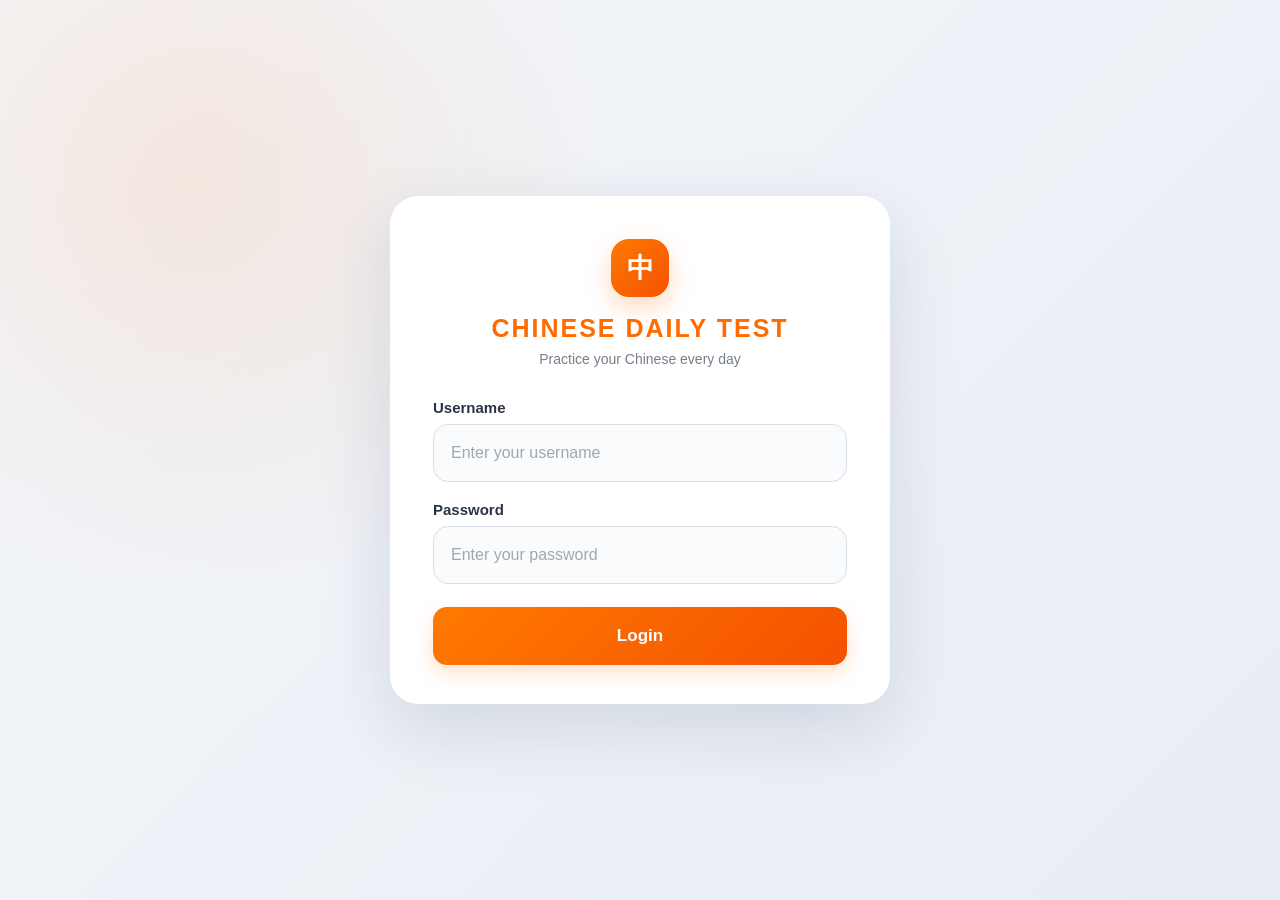
<file: index.html>
<!DOCTYPE html>
<html lang="en">
<head>
    <meta charset="UTF-8">

    <meta
        name="viewport"
        content="width=device-width, initial-scale=1.0"
    >

    <meta
        name="theme-color"
        content="#ff6b00"
    >

    <title>Chinese Daily Test</title>

    <link
        rel="stylesheet"
        href="style.css"
    >
</head>

<body>

    <!-- =====================================================
         LOGIN SCREEN
    ====================================================== -->


    <section
        id="loginScreen"
        class="screen active"
    >

        <div class="login-container">

            <div class="login-box">

                <!-- Logo -->
                <div class="login-logo">
                    <div class="logo-circle">
                        中
                    </div>
                </div>


                <!-- Title -->
                <h1 class="login-title">
                    CHINESE DAILY TEST
                </h1>


                <p class="login-subtitle">
                    Practice your Chinese every day
                </p>


                <!-- Login Form -->
                <form
                    id="loginForm"
                    autocomplete="on"
                >

                    <!-- Username -->
                    <div class="form-group">

                        <label
                            for="username"
                        >
                            Username
                        </label>

                        <input
                            type="text"
                            id="username"
                            name="username"
                            placeholder="Enter your username"
                            autocomplete="username"
                            required
                        >

                    </div>


                    <!-- Password -->
                    <div class="form-group">

                        <label
                            for="password"
                        >
                            Password
                        </label>

                        <input
                            type="password"
                            id="password"
                            name="password"
                            placeholder="Enter your password"
                            autocomplete="current-password"
                            required
                        >

                    </div>


                    <!-- Login Error / Message -->
                    <div
                        id="loginMessage"
                        class="message"
                        aria-live="polite"
                    ></div>


                    <!-- Login Button -->
                    <button
                        type="submit"
                        id="loginButton"
                        class="primary-button login-button"
                    >
                        Login
                    </button>

                </form>

            </div>

        </div>

    </section>


    <!-- =====================================================
         CHAPTER SCREEN
    ====================================================== -->

    <section
        id="chapterScreen"
        class="screen"
    >

        <div class="page-container">

            <!-- Header -->
            <header class="main-header">

                <div class="header-brand">

                    <div class="mini-logo">
                        中
                    </div>

                    <div>
                        <div class="header-small">
                            CHINESE DAILY TEST
                        </div>

                        <div class="header-title">
                            Daily Practice
                        </div>
                    </div>

                </div>


                <button
                    type="button"
                    id="logoutButton"
                    class="logout-button"
                >
                    Logout
                </button>

            </header>


            <!-- Welcome Section -->
            <div class="welcome-section">

                <div>

                    <p class="section-label">
                        WELCOME BACK
                    </p>

                    <h1>
                        Hello,
                        <span id="welcomeUsername">
                            Student
                        </span>
                    </h1>

                    <p class="welcome-description">
                        Choose a chapter to start your Chinese test.
                    </p>

                </div>


                <!-- Class badge -->
                <div
                    id="studentClassBadge"
                    class="class-badge"
                >
                    Beginner
                </div>

            </div>

<div id="khaingExamArea" style="display: none;">
    <div id="examComingSoon" class="exam-coming-soon">
        <h3>📝 Khaing's Exam</h3>
        <p>Exam Coming Soon</p>
        <div id="examCountdown">Loading countdown...</div>
    </div>

    <div id="khaingExamButton" style="display: none;">
        <a href="Khaing_Exam/index.html" class="exam-button">
            Start Khaing's Exam
        </a>
    </div>
</div>


            <!-- Chapter Header -->
            <div class="section-heading-row">

                <div>

                    <h2>
                        Chapters
                    </h2>

                    <p>
                        Select a chapter to begin.
                    </p>

                </div>


                <!-- Score History -->
                <button
                    type="button"
                    id="chapterHistoryButton"
                    class="secondary-button"
                >
                    Score History
                </button>

            </div>


            <!-- Chapter Cards -->
            <div
                id="chapterGrid"
                class="chapter-grid"
            >
                <!-- Generated by app.js -->
            </div>

        </div>

    </section>


    <!-- =====================================================
         TEST SCREEN
    ====================================================== -->

    <section
        id="testScreen"
        class="screen"
    >

        <div class="test-page">

            <!-- Test Header -->
            <header class="test-header">

                <button
                    type="button"
                    id="backToChapters"
                    class="back-button"
                >
                    ← Chapters
                </button>


                <div class="test-brand">

                    <div class="mini-logo">
                        中
                    </div>

                    <div>

                        <div class="header-small">
                            CHINESE DAILY TEST
                        </div>

                        <div
                            id="testChapter"
                            class="test-chapter-title"
                        >
                            Chapter 1
                        </div>

                    </div>

                </div>


                <div class="test-header-spacer"></div>

            </header>


            <!-- Part Navigation -->
            <nav
                class="part-navigation"
                aria-label="Test Parts"
            >

                <button
                    type="button"
                    class="part-tab active"
                    data-part="part1"
                >
                    <span class="part-number">
                        01
                    </span>

                    <span class="part-name">
                        Translation
                    </span>
                </button>


                <button
                    type="button"
                    class="part-tab"
                    data-part="part2"
                >
                    <span class="part-number">
                        02
                    </span>

                    <span class="part-name">
                        Question
                    </span>
                </button>


                <button
                    type="button"
                    class="part-tab"
                    data-part="part3"
                >
                    <span class="part-number">
                        03
                    </span>

                    <span class="part-name">
                        Scramble
                    </span>
                </button>

            </nav>


            <!-- Test Content -->
            <main class="test-content">

                <!-- Test Card -->
                <div class="test-card">

                    <!-- Part Title -->
                    <div class="test-card-header">

                        <div>

                            <p class="section-label">
                                CURRENT PART
                            </p>

                            <h1 id="partTitle">
                                Translation
                            </h1>

                        </div>


                        <div
                            id="questionCounter"
                            class="question-counter"
                        >
                            Question 1 / 10
                        </div>

                    </div>


                    <!-- Progress -->
                    <div class="progress-container">

                        <div class="progress-track">

                            <div
                                id="progressBar"
                                class="progress-bar"
                                style="width: 0%;"
                            ></div>

                        </div>

                    </div>


                    <!-- Question -->
                    <div class="question-section">

                        <div
                            id="questionType"
                            class="question-type"
                        >
                            TRANSLATION
                        </div>


                        <div
                            id="questionText"
                            class="question-text"
                        >
                            Question
                        </div>

                    </div>


                    <!-- Selected Words -->
                    <div class="answer-section">

                        <div class="answer-label-row">

                            <span class="answer-label">
                                YOUR ANSWER
                            </span>

                            <button
                                type="button"
                                id="clearAnswer"
                                class="clear-button"
                            >
                                Clear
                            </button>

                        </div>


                        <div
                            id="selectedWords"
                            class="selected-words"
                            aria-live="polite"
                        >
                            <!-- Selected words generated by app.js -->
                        </div>

                    </div>


                    <!-- Word Bank -->
                    <div class="word-bank-section">

                        <div class="word-bank-title">
                            SELECT WORDS
                        </div>


                        <div
                            id="wordBank"
                            class="word-bank"
                        >
                            <!-- Word buttons generated by app.js -->
                        </div>

                    </div>


                    <!-- Navigation -->
                    <div class="question-navigation">

                        <button
                            type="button"
                            id="previousButton"
                            class="secondary-button navigation-button"
                        >
                            ← Previous
                        </button>


                        <button
                            type="button"
                            id="nextButton"
                            class="primary-button navigation-button next-button"
                        >
                            Next →
                        </button>

                    </div>

                </div>

            </main>

        </div>

    </section>


    <!-- =====================================================
         RESULT SCREEN
    ====================================================== -->

    <section
        id="resultScreen"
        class="screen"
    >

        <div class="result-page">

            <div class="result-container">

                <!-- Result Header -->
                <div class="result-header">

                    <div class="mini-logo">
                        中
                    </div>

                    <p class="section-label">
                        TEST COMPLETE
                    </p>

                    <h1>
                        Great Work!
                    </h1>

                    <p>
                        Here is your test result.
                    </p>

                </div>


                <!-- Chapter -->
                <div
                    id="resultChapter"
                    class="result-chapter"
                >
                    Chapter 1
                </div>


                <!-- Total Score -->
                <div class="total-score-card">

                    <div class="total-score-label">
                        TOTAL SCORE
                    </div>

                    <div
                        id="totalScore"
                        class="total-score"
                    >
                        0
                    </div>

                    <div
                        id="percentageScore"
                        class="percentage-score"
                    >
                        0%
                    </div>

                </div>


                <!-- Part Scores -->
                <div class="score-grid">

                    <!-- Part 1 -->
                    <div class="score-card">

                        <div class="score-card-number">
                            01
                        </div>

                        <div class="score-card-title">
                            Translation
                        </div>

                        <div
                            id="part1Score"
                            class="part-score"
                        >
                            0
                        </div>

                    </div>


                    <!-- Part 2 -->
                    <div class="score-card">

                        <div class="score-card-number">
                            02
                        </div>

                        <div class="score-card-title">
                            Question
                        </div>

                        <div
                            id="part2Score"
                            class="part-score"
                        >
                            0
                        </div>

                    </div>


                    <!-- Part 3 -->
                    <div class="score-card">

                        <div class="score-card-number">
                            03
                        </div>

                        <div class="score-card-title">
                            Scramble
                        </div>

                        <div
                            id="part3Score"
                            class="part-score"
                        >
                            0
                        </div>

                    </div>

                </div>


                <!-- Save Status -->
                <div
                    id="saveStatus"
                    class="save-status"
                    aria-live="polite"
                >
                    Saving your score...
                </div>


                <!-- Result Actions -->
                <div class="result-actions">

                    <button
                        type="button"
                        id="scoreHistoryButton"
                        class="secondary-button result-button"
                    >
                        View Score History
                    </button>


                    <button
                        type="button"
                        id="backToChapterButton"
                        class="primary-button result-button"
                    >
                        Back to Chapters
                    </button>

                </div>

            </div>

        </div>

    </section>


    <!-- =====================================================
         SCORE HISTORY SCREEN
    ====================================================== -->

    <section
        id="historyScreen"
        class="screen"
    >

        <div class="history-page">

            <!-- History Header -->
            <header class="history-header">

                <button
                    type="button"
                    id="backFromHistory"
                    class="back-button"
                >
                    ← Back
                </button>


                <div class="history-header-content">

                    <div class="mini-logo">
                        中
                    </div>

                    <div>

                        <div class="header-small">
                            CHINESE DAILY TEST
                        </div>

                        <h1>
                            Score History
                        </h1>

                    </div>

                </div>

            </header>


            <!-- Student Information -->
            <div class="history-student-card">

                <div>

                    <div class="history-label">
                        STUDENT
                    </div>

                    <div
                        id="historyStudent"
                        class="history-student"
                    >
                        Student
                    </div>

                </div>

            </div>


            <!-- Loading -->
            <div
                id="historyLoading"
                class="history-message"
            >
                Loading score history...
            </div>


            <!-- Empty -->
            <div
                id="historyEmpty"
                class="history-message"
                style="display: none;"
            >
                You haven't completed any tests yet.
            </div>


            <!-- Error / History -->
            <div
                id="historyList"
                class="history-list"
            >
                <!-- Generated by app.js -->
            </div>

        </div>

    </section>


    <!-- =====================================================
         JAVASCRIPT
    ====================================================== -->

    <script
        src="app.js"
    ></script>

</body>
</html>
</file>
<file: style.css>
/* =========================================================
   CHINESE DAILY TEST
   COMPLETE STYLE SHEET
========================================================= */

.exam-coming-soon {
    max-width: 420px;
    padding: 24px;
    margin: 20px auto;
    text-align: center;
    background: #383838;
    color: white;
    border: 2px solid #D0A557;
    border-radius: 14px;
}

.exam-coming-soon h3 {
    color: #D0A557;
    margin-top: 0;
}

.exam-coming-soon p {
    font-size: 20px;
    font-weight: bold;
}

#examCountdown {
    margin-top: 14px;
    color: #D0A557;
    font-weight: bold;
    line-height: 1.8;
    overflow-wrap: anywhere;
}

.exam-button {
    display: inline-block;
    padding: 14px 28px;
    background: linear-gradient(135deg, #383838, #D0A557);
    color: white;
    text-decoration: none;
    font-size: 16px;
    font-weight: bold;
    border-radius: 10px;
    text-align: center;
}

.exam-button:hover {
    transform: translateY(-2px);
}

/* =========================================================
   RESET
========================================================= */

* {
    margin: 0;
    padding: 0;
    box-sizing: border-box;
}


html {
    scroll-behavior: smooth;
}


body {
    min-height: 100vh;

    font-family:
        -apple-system,
        BlinkMacSystemFont,
        "Segoe UI",
        Roboto,
        Helvetica,
        Arial,
        sans-serif;

    background:
        linear-gradient(
            135deg,
            #f7f8fa 0%,
            #eef1f5 100%
        );

    color: #262626;

    -webkit-font-smoothing: antialiased;

    overflow-x: hidden;
}


button,
input {
    font: inherit;
}


button {
    cursor: pointer;
}


button:disabled {
    cursor: not-allowed;
    opacity: 0.55;
}


input {
    outline: none;
}


/* =========================================================
   SCREEN SYSTEM
========================================================= */

.screen {
    display: none;

    min-height: 100vh;
}


.screen.active {
    display: block;
}


/* =========================================================
   COMMON
========================================================= */

.primary-button {
    border: none;

    background:
        linear-gradient(
            135deg,
            #ff7a00 0%,
            #f45100 100%
        );

    color: #ffffff;

    font-weight: 700;

    border-radius: 14px;

    min-height: 52px;

    padding: 0 24px;

    box-shadow:
        0 8px 20px rgba(
            255,
            107,
            0,
            0.20
        );

    transition:
        transform 0.2s ease,
        box-shadow 0.2s ease,
        opacity 0.2s ease;
}


.primary-button:hover {
    transform: translateY(-2px);

    box-shadow:
        0 12px 25px rgba(
            255,
            107,
            0,
            0.28
        );
}


.primary-button:active {
    transform: translateY(0);
}


.secondary-button {
    min-height: 48px;

    padding: 0 20px;

    border-radius: 12px;

    border: 1px solid #dfe3e8;

    background: #ffffff;

    color: #333333;

    font-weight: 700;

    transition:
        background 0.2s ease,
        border-color 0.2s ease,
        transform 0.2s ease;
}


.secondary-button:hover {
    background: #f7f8fa;

    border-color: #cdd3da;

    transform: translateY(-1px);
}


.back-button {
    min-height: 44px;

    padding: 0 15px;

    border-radius: 11px;

    border: 1px solid #e0e3e7;

    background: #ffffff;

    color: #333333;

    font-weight: 700;

    transition:
        background 0.2s ease,
        transform 0.2s ease;
}


.back-button:hover {
    background: #f5f6f8;

    transform: translateX(-2px);
}


.section-label {
    color: #ff6b00;

    font-size: 12px;

    font-weight: 800;

    letter-spacing: 1.8px;

    margin-bottom: 7px;
}


/* =========================================================
   LOGIN SCREEN
========================================================= */

#loginScreen {
    min-height: 100vh;

    display: none;

    align-items: center;

    justify-content: center;

    padding: 30px 20px;

    background:
        radial-gradient(
            circle at 15% 20%,
            rgba(255, 107, 0, 0.10),
            transparent 32%
        ),
        linear-gradient(
            135deg,
            #f4f6f9 0%,
            #e8edf5 100%
        );
}


#loginScreen.active {
    display: flex;
}


.login-container {
    width: 100%;

    max-width: 500px;

    margin: 0 auto;
}


.login-box {
    width: 100%;

    background: #ffffff;

    border-radius: 28px;

    padding: 42px 42px 38px;

    box-shadow:
        0 25px 70px rgba(
            24,
            39,
            75,
            0.13
        );

    border: 1px solid rgba(
        255,
        255,
        255,
        0.9
    );
}


.login-logo {
    display: flex;

    justify-content: center;

    margin-bottom: 16px;
}


.logo-circle {
    width: 58px;

    height: 58px;

    border-radius: 18px;

    display: flex;

    align-items: center;

    justify-content: center;

    background:
        linear-gradient(
            135deg,
            #ff7a00,
            #f45100
        );

    color: #ffffff;

    font-size: 27px;

    font-weight: 800;

    box-shadow:
        0 10px 25px rgba(
            255,
            107,
            0,
            0.25
        );
}


.login-title {
    text-align: center;

    color: #ff6b00;

    font-size: 25px;

    line-height: 1.2;

    letter-spacing: 2px;

    font-weight: 800;

    margin-bottom: 8px;
}


.login-subtitle {
    text-align: center;

    color: #777f89;

    font-size: 14px;

    margin-bottom: 32px;
}


.form-group {
    margin-bottom: 19px;
}


.form-group label {
    display: block;

    color: #283444;

    font-size: 15px;

    font-weight: 700;

    margin-bottom: 8px;
}


.form-group input {
    width: 100%;

    height: 58px;

    border-radius: 15px;

    border: 1px solid #d9dee5;

    background: #fafbfc;

    padding: 0 17px;

    color: #20252b;

    font-size: 16px;

    transition:
        border-color 0.2s ease,
        box-shadow 0.2s ease,
        background 0.2s ease;
}


.form-group input::placeholder {
    color: #a0a7b0;
}


.form-group input:focus {
    background: #ffffff;

    border-color: #ff6b00;

    box-shadow:
        0 0 0 4px rgba(
            255,
            107,
            0,
            0.10
        );
}


.message {
    min-height: 0;

    margin: 4px 0 16px;

    border-radius: 12px;

    font-size: 14px;

    font-weight: 600;

    line-height: 1.45;
}


.login-button {
    width: 100%;

    min-height: 58px;

    font-size: 17px;

    margin-top: 4px;
}


/* =========================================================
   PAGE CONTAINER
========================================================= */

.page-container {
    width: 100%;

    max-width: 1180px;

    margin: 0 auto;

    padding:
        25px
        28px
        50px;
}


/* =========================================================
   MAIN HEADER
========================================================= */

.main-header {
    width: 100%;

    display: flex;

    align-items: center;

    justify-content: space-between;

    gap: 20px;

    margin-bottom: 55px;
}


.header-brand {
    display: flex;

    align-items: center;

    gap: 12px;
}


.mini-logo {
    width: 42px;

    height: 42px;

    border-radius: 13px;

    display: flex;

    align-items: center;

    justify-content: center;

    background:
        linear-gradient(
            135deg,
            #ff7a00,
            #f45100
        );

    color: #ffffff;

    font-weight: 800;

    font-size: 19px;

    flex-shrink: 0;
}


.header-small {
    color: #858b93;

    font-size: 10px;

    font-weight: 800;

    letter-spacing: 1.4px;
}


.header-title {
    color: #252a31;

    font-size: 17px;

    font-weight: 800;

    margin-top: 2px;
}


.logout-button {
    min-height: 43px;

    padding: 0 17px;

    border-radius: 11px;

    border: 1px solid #e0e3e8;

    background: #ffffff;

    color: #4c535b;

    font-weight: 700;

    transition:
        background 0.2s ease,
        color 0.2s ease;
}


.logout-button:hover {
    background: #fff4ec;

    color: #ef5b00;

    border-color: #ffd3b5;
}


/* =========================================================
   WELCOME SECTION
========================================================= */

.welcome-section {
    display: flex;

    align-items: flex-end;

    justify-content: space-between;

    gap: 25px;

    margin-bottom: 50px;
}


.welcome-section h1 {
    color: #20252b;

    font-size: clamp(
        30px,
        5vw,
        48px
    );

    line-height: 1.05;

    font-weight: 800;

    letter-spacing: -1.5px;
}


.welcome-section h1 span {
    color: #ff6b00;
}


.welcome-description {
    color: #7d848d;

    margin-top: 13px;

    font-size: 15px;
}


.class-badge {
    flex-shrink: 0;

    border-radius: 999px;

    padding: 10px 17px;

    background: #fff2e8;

    border: 1px solid #ffd8bd;

    color: #ed5d00;

    font-size: 13px;

    font-weight: 800;

    text-transform: uppercase;

    letter-spacing: 0.7px;
}


/* =========================================================
   SECTION HEADING
========================================================= */

.section-heading-row {
    display: flex;

    align-items: flex-end;

    justify-content: space-between;

    gap: 20px;

    margin-bottom: 22px;
}


.section-heading-row h2 {
    color: #292f36;

    font-size: 24px;

    font-weight: 800;

    margin-bottom: 5px;
}


.section-heading-row p {
    color: #858c94;

    font-size: 14px;
}


/* =========================================================
   CHAPTER GRID
========================================================= */

.chapter-grid {
    display: grid;

    grid-template-columns:
        repeat(
            4,
            minmax(0, 1fr)
        );

    gap: 17px;
}


.chapter-card {
    width: 100%;

    min-height: 170px;

    border: 1px solid #e2e6eb;

    border-radius: 19px;

    background: #ffffff;

    padding: 23px;

    text-align: left;

    box-shadow:
        0 8px 25px rgba(
            24,
            39,
            75,
            0.045
        );

    transition:
        transform 0.22s ease,
        border-color 0.22s ease,
        box-shadow 0.22s ease;
}


.chapter-card:hover {
    transform: translateY(-5px);

    border-color: #ffbd91;

    box-shadow:
        0 15px 35px rgba(
            24,
            39,
            75,
            0.10
        );
}


.chapter-card:active {
    transform: translateY(-1px);
}


.chapter-number {
    display: inline-flex;

    align-items: center;

    min-height: 27px;

    padding: 0 10px;

    border-radius: 7px;

    background: #fff1e7;

    color: #f06400;

    font-size: 10px;

    font-weight: 800;

    letter-spacing: 1px;

    margin-bottom: 25px;
}


.chapter-card h3 {
    color: #272d34;

    font-size: 19px;

    font-weight: 800;

    margin-bottom: 7px;
}


.chapter-card p {
    color: #8a9097;

    font-size: 13px;

    line-height: 1.5;
}


/* =========================================================
   TEST PAGE
========================================================= */

.test-page {
    min-height: 100vh;

    width: 100%;

    background:
        linear-gradient(
            135deg,
            #f7f8fa 0%,
            #eef1f5 100%
        );

    padding-bottom: 50px;
}


.test-header {
    max-width: 1180px;

    margin: 0 auto;

    padding:
        20px 28px;

    display: grid;

    grid-template-columns:
        1fr auto 1fr;

    align-items: center;

    gap: 20px;
}


.test-brand {
    display: flex;

    align-items: center;

    gap: 11px;
}


.test-chapter-title {
    color: #252a31;

    font-size: 16px;

    font-weight: 800;

    margin-top: 2px;
}


.test-header-spacer {
    min-width: 1px;
}


/* =========================================================
   PART NAVIGATION
========================================================= */

.part-navigation {
    max-width: 760px;

    margin: 10px auto 28px;

    padding:
        0 20px;

    display: grid;

    grid-template-columns:
        repeat(
            3,
            1fr
        );

    gap: 8px;
}


.part-tab {
    min-height: 60px;

    border: 1px solid #dfe3e8;

    background: #ffffff;

    border-radius: 13px;

    display: flex;

    align-items: center;

    justify-content: center;

    gap: 10px;

    color: #777f88;

    transition:
        background 0.2s ease,
        color 0.2s ease,
        border-color 0.2s ease,
        transform 0.2s ease;
}


.part-tab:hover {
    background: #fafbfc;

    transform: translateY(-1px);
}


.part-tab.active {
    color: #ffffff;

    background:
        linear-gradient(
            135deg,
            #ff7a00,
            #f45100
        );

    border-color: #ff6b00;

    box-shadow:
        0 8px 20px rgba(
            255,
            107,
            0,
            0.18
        );
}


.part-number {
    font-size: 11px;

    font-weight: 900;

    letter-spacing: 1px;
}


.part-name {
    font-size: 13px;

    font-weight: 700;
}


/* =========================================================
   TEST CONTENT
========================================================= */

.test-content {
    width: 100%;

    padding:
        0 20px;
}


.test-card {
    width: 100%;

    max-width: 850px;

    margin: 0 auto;

    background: #ffffff;

    border-radius: 24px;

    border: 1px solid #e1e5ea;

    padding: 32px;

    box-shadow:
        0 18px 50px rgba(
            24,
            39,
            75,
            0.07
        );
}


.test-card-header {
    display: flex;

    align-items: flex-end;

    justify-content: space-between;

    gap: 20px;

    margin-bottom: 22px;
}


.test-card-header h1 {
    color: #262c33;

    font-size: 28px;

    font-weight: 800;
}


.question-counter {
    flex-shrink: 0;

    color: #737b84;

    font-size: 13px;

    font-weight: 700;
}


/* =========================================================
   PROGRESS
========================================================= */

.progress-container {
    margin-bottom: 32px;
}


.progress-track {
    width: 100%;

    height: 7px;

    background: #edf0f3;

    border-radius: 99px;

    overflow: hidden;
}


.progress-bar {
    height: 100%;

    background:
        linear-gradient(
            90deg,
            #ff8a00,
            #ff5a00
        );

    border-radius: 99px;

    transition:
        width 0.3s ease;
}


/* =========================================================
   QUESTION
========================================================= */

.question-section {
    margin-bottom: 30px;
}


.question-type {
    display: inline-flex;

    align-items: center;

    min-height: 26px;

    padding: 0 10px;

    border-radius: 7px;

    background: #f2f4f6;

    color: #777f88;

    font-size: 10px;

    font-weight: 900;

    letter-spacing: 1.2px;

    margin-bottom: 13px;
}


.question-text {
    color: #20252b;

    font-size: clamp(
        19px,
        3vw,
        25px
    );

    line-height: 1.6;

    font-weight: 700;

    word-break: break-word;
}


/* =========================================================
   ANSWER SECTION
========================================================= */

.answer-section {
    margin-bottom: 27px;
}


.answer-label-row {
    display: flex;

    align-items: center;

    justify-content: space-between;

    gap: 15px;

    margin-bottom: 10px;
}


.answer-label {
    color: #747c85;

    font-size: 11px;

    font-weight: 900;

    letter-spacing: 1.2px;
}


.clear-button {
    border: none;

    background: transparent;

    color: #f06400;

    font-size: 12px;

    font-weight: 800;

    padding: 6px 4px;
}


.clear-button:hover {
    text-decoration: underline;
}


.selected-words {
    min-height: 74px;

    border: 1px dashed #d4d9df;

    border-radius: 14px;

    background: #fafbfc;

    padding: 13px;

    display: flex;

    align-items: center;

    align-content: flex-start;

    flex-wrap: wrap;

    gap: 8px;
}


.selected-word {
    min-height: 39px;

    padding: 0 13px;

    border-radius: 9px;

    display: inline-flex;

    align-items: center;

    justify-content: center;

    background: #ffffff;

    border: 1px solid #d9dee4;

    color: #2b3138;

    font-size: 14px;

    font-weight: 700;

    box-shadow:
        0 3px 8px rgba(
            24,
            39,
            75,
            0.05
        );
}


/* =========================================================
   WORD BANK
========================================================= */

.word-bank-section {
    margin-bottom: 30px;
}


.word-bank-title {
    color: #747c85;

    font-size: 11px;

    font-weight: 900;

    letter-spacing: 1.2px;

    margin-bottom: 11px;
}


.word-bank {
    display: flex;

    flex-wrap: wrap;

    gap: 9px;
}


.word-button {
    min-height: 43px;

    padding: 0 15px;

    border-radius: 10px;

    border: 1px solid #dce1e6;

    background: #ffffff;

    color: #2c333a;

    font-size: 14px;

    font-weight: 700;

    box-shadow:
        0 3px 8px rgba(
            24,
            39,
            75,
            0.035
        );

    transition:
        background 0.18s ease,
        border-color 0.18s ease,
        color 0.18s ease,
        transform 0.18s ease;
}


.word-button:hover {
    background: #fff5ee;

    border-color: #ffb27b;

    color: #e95c00;

    transform: translateY(-1px);
}


.word-button.selected {
    opacity: 0.35;

    background: #f0f2f4;

    color: #8c939b;

    border-color: #dfe3e7;
}


/* =========================================================
   QUESTION NAVIGATION
========================================================= */

.question-navigation {
    display: flex;

    align-items: center;

    justify-content: space-between;

    gap: 15px;

    padding-top: 8px;
}


.navigation-button {
    min-width: 145px;
}


.next-button {
    min-width: 160px;

    background:
        linear-gradient(
            135deg,
            #ff7a00,
            #f45100
        );

    color: #ffffff;
}


/* =========================================================
   RESULT PAGE
========================================================= */

.result-page {
    min-height: 100vh;

    padding:
        45px 20px
        70px;

    background:
        radial-gradient(
            circle at 50% 0%,
            rgba(
                255,
                107,
                0,
                0.08
            ),
            transparent 30%
        ),
        linear-gradient(
            135deg,
            #f7f8fa 0%,
            #eef1f5 100%
        );
}


.result-container {
    width: 100%;

    max-width: 720px;

    margin: 0 auto;

    text-align: center;
}


.result-header {
    display: flex;

    flex-direction: column;

    align-items: center;

    margin-bottom: 17px;
}


.result-header .mini-logo {
    margin-bottom: 22px;
}


.result-header h1 {
    color: #242a31;

    font-size: clamp(
        34px,
        6vw,
        48px
    );

    font-weight: 850;

    letter-spacing: -1px;

    margin-bottom: 7px;
}


.result-header p:last-child {
    color: #7c848d;

    font-size: 14px;
}


.result-chapter {
    color: #ff6b00;

    font-size: 14px;

    font-weight: 800;

    margin-bottom: 22px;
}


/* =========================================================
   TOTAL SCORE
========================================================= */

.total-score-card {
    background: #ffffff;

    border: 1px solid #e2e6eb;

    border-radius: 24px;

    padding: 29px 20px;

    box-shadow:
        0 15px 40px rgba(
            24,
            39,
            75,
            0.07
        );

    margin-bottom: 17px;
}


.total-score-label {
    color: #838a92;

    font-size: 11px;

    font-weight: 900;

    letter-spacing: 1.5px;

    margin-bottom: 8px;
}


.total-score {
    color: #242a31;

    font-size: 58px;

    line-height: 1;

    font-weight: 850;

    letter-spacing: -2px;
}


.percentage-score {
    color: #ff6b00;

    font-size: 17px;

    font-weight: 800;

    margin-top: 8px;
}


/* =========================================================
   SCORE GRID
========================================================= */

.score-grid {
    display: grid;

    grid-template-columns:
        repeat(
            3,
            1fr
        );

    gap: 12px;

    margin-bottom: 17px;
}


.score-card {
    background: #ffffff;

    border: 1px solid #e2e6eb;

    border-radius: 17px;

    padding: 19px 13px;

    text-align: center;
}


.score-card-number {
    color: #a0a6ad;

    font-size: 10px;

    font-weight: 900;

    letter-spacing: 1px;

    margin-bottom: 7px;
}


.score-card-title {
    color: #737b84;

    font-size: 12px;

    font-weight: 700;

    margin-bottom: 10px;
}


.part-score {
    color: #242a31;

    font-size: 25px;

    font-weight: 850;
}


/* =========================================================
   SAVE STATUS
========================================================= */

.save-status {
    min-height: 25px;

    color: #6e767f;

    font-size: 13px;

    font-weight: 600;

    margin: 10px 0 20px;
}


/* =========================================================
   RESULT ACTIONS
========================================================= */

.result-actions {
    display: flex;

    flex-direction: column;

    gap: 10px;

    width: 100%;

    max-width: 420px;

    margin: 0 auto;
}


.result-button {
    width: 100%;
}


/* =========================================================
   HISTORY PAGE
========================================================= */

.history-page {
    width: 100%;

    max-width: 900px;

    margin: 0 auto;

    padding:
        25px 28px
        60px;
}


.history-header {
    display: flex;

    align-items: center;

    gap: 25px;

    margin-bottom: 35px;
}


.history-header-content {
    display: flex;

    align-items: center;

    gap: 12px;
}


.history-header h1 {
    color: #252a31;

    font-size: 27px;

    font-weight: 850;

    margin-top: 3px;
}


.history-student-card {
    background: #ffffff;

    border: 1px solid #e1e5ea;

    border-radius: 17px;

    padding: 18px 21px;

    margin-bottom: 20px;

    box-shadow:
        0 7px 25px rgba(
            24,
            39,
            75,
            0.045
        );
}


.history-label {
    color: #899099;

    font-size: 10px;

    font-weight: 900;

    letter-spacing: 1.4px;

    margin-bottom: 6px;
}


.history-student {
    color: #272d34;

    font-size: 16px;

    font-weight: 800;
}


.history-message {
    width: 100%;

    padding: 25px;

    border-radius: 16px;

    background: #ffffff;

    border: 1px solid #e1e5ea;

    text-align: center;

    color: #7c848d;

    font-size: 14px;

    line-height: 1.6;
}


.history-list {
    display: flex;

    flex-direction: column;

    gap: 13px;
}


.history-card {
    background: #ffffff;

    border: 1px solid #e1e5ea;

    border-radius: 19px;

    padding: 20px 21px;

    box-shadow:
        0 8px 25px rgba(
            24,
            39,
            75,
            0.045
        );

    transition:
        transform 0.2s ease,
        box-shadow 0.2s ease;
}


.history-card:hover {
    transform: translateY(-2px);

    box-shadow:
        0 12px 30px rgba(
            24,
            39,
            75,
            0.08
        );
}


.history-card-top {
    display: flex;

    align-items: flex-start;

    justify-content: space-between;

    gap: 20px;

    margin-bottom: 18px;
}


.history-number {
    color: #ff6b00;

    font-size: 10px;

    font-weight: 900;

    letter-spacing: 1.2px;

    margin-bottom: 5px;
}


.history-card h3 {
    color: #292f36;

    font-size: 19px;

    font-weight: 800;
}


.history-total {
    min-width: 55px;

    height: 55px;

    border-radius: 15px;

    display: flex;

    align-items: center;

    justify-content: center;

    background: #fff2e8;

    color: #f06400;

    font-size: 19px;

    font-weight: 850;
}


.history-details {
    display: grid;

    grid-template-columns:
        repeat(
            3,
            1fr
        );

    gap: 9px;

    margin-bottom: 16px;
}


.history-part {
    border-radius: 11px;

    background: #f7f8fa;

    padding: 12px;

    text-align: center;
}


.history-part span {
    display: block;

    color: #858d96;

    font-size: 10px;

    font-weight: 700;

    margin-bottom: 5px;
}


.history-part strong {
    color: #30363d;

    font-size: 16px;

    font-weight: 850;
}


.history-bottom {
    padding-top: 13px;

    border-top: 1px solid #edf0f2;

    display: flex;

    align-items: center;

    justify-content: space-between;

    gap: 15px;
}


.history-bottom span {
    color: #8b929a;

    font-size: 12px;

    font-weight: 600;
}


.history-bottom strong {
    color: #ff6b00;

    font-size: 13px;

    font-weight: 850;
}


.history-error {
    padding: 18px;

    border-radius: 14px;

    background: #fff1f1;

    border: 1px solid #ffd2d2;

    color: #d93636;

    font-size: 14px;

    font-weight: 700;

    text-align: center;
}


/* =========================================================
   RESPONSIVE - TABLET
========================================================= */

@media (
    max-width: 1000px
) {

    .chapter-grid {
        grid-template-columns:
            repeat(
                3,
                minmax(0, 1fr)
            );
    }

}


/* =========================================================
   RESPONSIVE - MOBILE
========================================================= */

@media (
    max-width: 700px
) {

    body {
        background: #f4f6f8;
    }


    /* Login */

    #loginScreen {
        padding:
            20px 15px;
    }


    .login-box {
        padding:
            32px 23px
            28px;

        border-radius: 23px;
    }


    .login-title {
        font-size: 21px;

        letter-spacing: 1.5px;
    }


    .login-subtitle {
        margin-bottom: 25px;
    }


    /* Chapter */

    .page-container {
        padding:
            18px 16px
            35px;
    }


    .main-header {
        margin-bottom: 38px;
    }


    .header-title {
        font-size: 15px;
    }


    .welcome-section {
        align-items: flex-start;

        flex-direction: column;

        margin-bottom: 35px;
    }


    .welcome-section h1 {
        font-size: 34px;
    }


    .class-badge {
        align-self: flex-start;
    }


    .section-heading-row {
        align-items: flex-start;

        flex-direction: column;

        margin-bottom: 18px;
    }


    .section-heading-row .secondary-button {
        width: 100%;
    }


    .chapter-grid {
        grid-template-columns:
            repeat(
                2,
                minmax(0, 1fr)
            );

        gap: 11px;
    }


    .chapter-card {
        min-height: 145px;

        padding: 17px;

        border-radius: 15px;
    }


    .chapter-number {
        margin-bottom: 19px;
    }


    .chapter-card h3 {
        font-size: 16px;
    }


    .chapter-card p {
        font-size: 12px;
    }


    /* Test */

    .test-header {
        grid-template-columns:
            auto 1fr;

        padding:
            15px 16px;

        gap: 13px;
    }


    .test-header-spacer {
        display: none;
    }


    .test-brand {
        min-width: 0;
    }


    .test-brand .mini-logo {
        width: 37px;

        height: 37px;

        border-radius: 11px;

        font-size: 17px;
    }


    .test-chapter-title {
        white-space: nowrap;

        overflow: hidden;

        text-overflow: ellipsis;
    }


    .part-navigation {
        padding:
            0 14px;

        margin-top: 8px;

        margin-bottom: 18px;

        gap: 6px;
    }


    .part-tab {
        min-height: 52px;

        padding: 0 6px;

        gap: 5px;

        flex-direction: column;
    }


    .part-number {
        font-size: 9px;
    }


    .part-name {
        font-size: 11px;
    }


    .test-content {
        padding:
            0 12px;
    }


    .test-card {
        padding:
            22px 17px;

        border-radius: 20px;
    }


    .test-card-header {
        align-items: flex-start;

        flex-direction: column;

        gap: 8px;

        margin-bottom: 18px;
    }


    .test-card-header h1 {
        font-size: 24px;
    }


    .question-counter {
        font-size: 12px;
    }


    .progress-container {
        margin-bottom: 25px;
    }


    .question-text {
        font-size: 19px;

        line-height: 1.55;
    }


    .selected-words {
        min-height: 70px;

        padding: 10px;
    }


    .selected-word {
        min-height: 37px;

        padding:
            0 10px;

        font-size: 13px;
    }


    .word-bank {
        gap: 7px;
    }


    .word-button {
        min-height: 41px;

        padding:
            0 12px;

        font-size: 13px;
    }


    .question-navigation {
        flex-direction: column-reverse;

        align-items: stretch;
    }


    .navigation-button {
        width: 100%;

        min-width: 0;
    }


    /* Result */

    .result-page {
        padding:
            30px 14px
            45px;
    }


    .result-header h1 {
        font-size: 35px;
    }


    .total-score {
        font-size: 51px;
    }


    .score-grid {
        gap: 8px;
    }


    .score-card {
        padding:
            15px 7px;
    }


    .score-card-title {
        font-size: 10px;
    }


    .part-score {
        font-size: 22px;
    }


    /* History */

    .history-page {
        padding:
            18px 14px
            45px;
    }


    .history-header {
        align-items: flex-start;

        gap: 13px;

        margin-bottom: 25px;
    }


    .history-header-content {
        min-width: 0;
    }


    .history-header h1 {
        font-size: 23px;
    }


    .history-header .mini-logo {
        display: none;
    }


    .history-card {
        padding:
            17px;
    }


    .history-details {
        gap: 6px;
    }


    .history-part {
        padding:
            10px 5px;
    }


    .history-part strong {
        font-size: 14px;
    }

}


/* =========================================================
   SMALL MOBILE
========================================================= */

@media (
    max-width: 420px
) {

    .chapter-grid {
        grid-template-columns:
            repeat(
                2,
                minmax(0, 1fr)
            );
    }


    .chapter-card {
        min-height: 135px;

        padding: 14px;
    }


    .chapter-number {
        font-size: 8px;

        padding:
            0 7px;

        margin-bottom: 16px;
    }


    .chapter-card h3 {
        font-size: 14px;
    }


    .chapter-card p {
        font-size: 11px;
    }


    .welcome-section h1 {
        font-size: 30px;
    }


    .history-card-top {
        gap: 10px;
    }


    .history-total {
        min-width: 48px;

        width: 48px;

        height: 48px;

        border-radius: 13px;

        font-size: 16px;
    }


    .history-card h3 {
        font-size: 17px;
    }


    .history-bottom {
        align-items: flex-start;

        flex-direction: column;

        gap: 5px;
    }

}


/* =========================================================
   ACCESSIBILITY
========================================================= */

button:focus-visible,
input:focus-visible {
    outline: 3px solid rgba(
        255,
        107,
        0,
        0.28
    );

    outline-offset: 2px;
}


/* =========================================================
   REDUCED MOTION
========================================================= */

@media (
    prefers-reduced-motion: reduce
) {

    *,
    *::before,
    *::after {
        scroll-behavior: auto !important;

        transition-duration: 0.01ms !important;

        animation-duration: 0.01ms !important;

        animation-iteration-count: 1 !important;
    }

}
</file>
